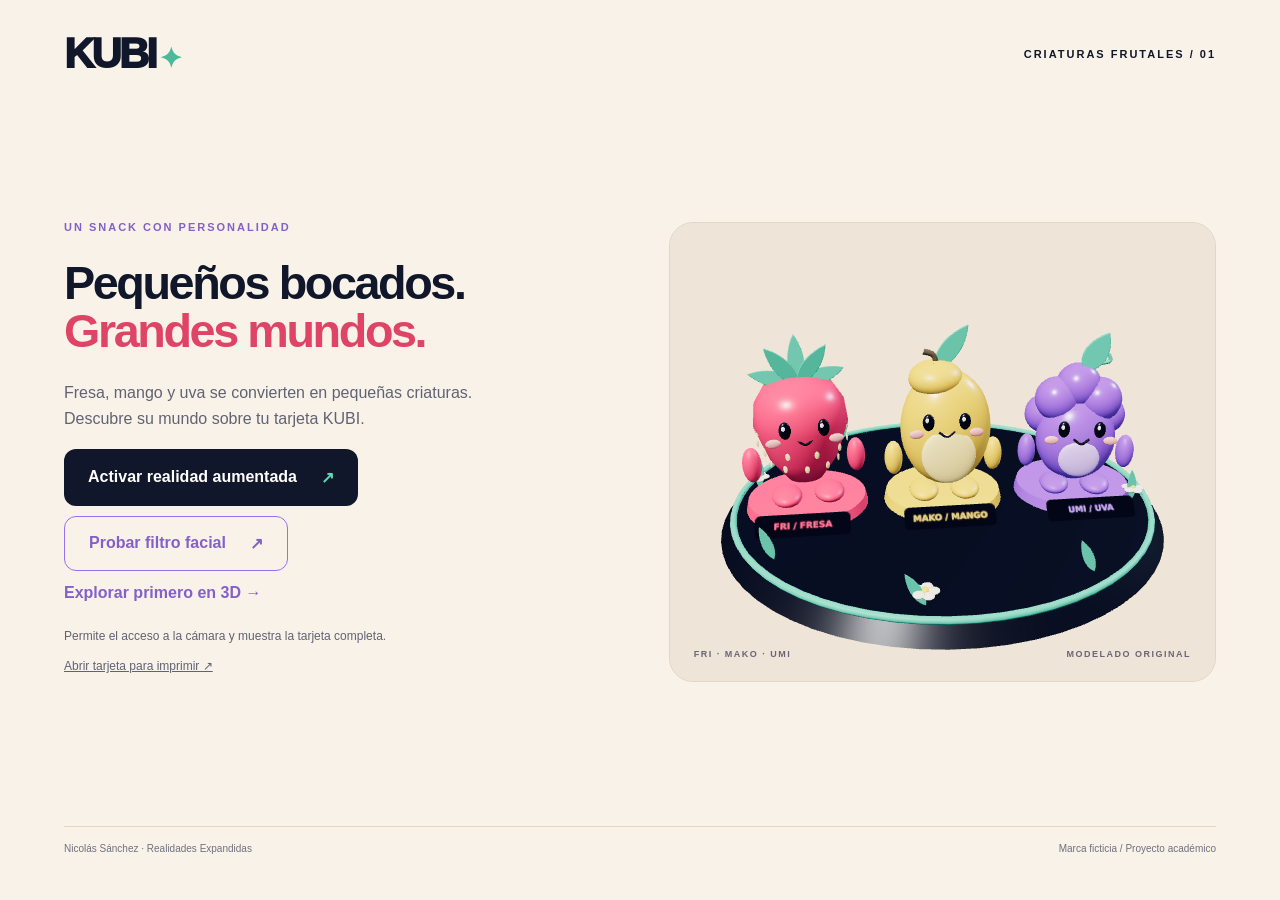
<file: KUBI_Avance_Corte2/index.html>
<!doctype html>
<html lang="es"><head><meta charset="utf-8"><meta name="viewport" content="width=device-width,initial-scale=1"><title>KUBI · Criaturas frutales</title><link rel="icon" href="data:,"><link rel="stylesheet" href="css/app.css"><link rel="stylesheet" href="css/refinements.css"><link rel="stylesheet" href="css/final.css">
<script type="importmap">{"imports":{"three":"./js/three.compat.js","three/addons/":"./js/addons/","mindar-image-three":"./js/mindar/mindar-image-three.prod.js"}}</script>
</head><body>
<main id="welcome"><header><a class="logo" href="./">KUBI<span class="leaf-mark">✦</span></a><span class="edition">CRIATURAS FRUTALES / 01</span></header>
<div class="welcome-grid"><section class="intro"><span class="eyebrow">UN SNACK CON PERSONALIDAD</span><h1>Pequeños bocados.<br><em>Grandes mundos.</em></h1><p>Fresa, mango y uva se convierten en pequeñas criaturas. Descubre su mundo sobre tu tarjeta KUBI.</p><button id="start" class="primary">Activar realidad aumentada <span>↗</span></button><button id="start-face" class="secondary">Probar filtro facial <span>↗</span></button><button id="preview" class="text-button">Explorar primero en 3D →</button><p class="hint">Permite el acceso a la cámara y muestra la tarjeta completa.</p><a class="card-link" href="Tarjeta_KUBI_Imprimir.pdf" target="_blank">Abrir tarjeta para imprimir ↗</a><p id="error" role="alert"></p></section>
<section class="hero"><div id="hero-canvas"></div><div class="hero-caption"><span>FRI · MAKO · UMI</span><span>MODELADO ORIGINAL</span></div></section></div><footer><span>Nicolás Sánchez · Realidades Expandidas</span><span>Marca ficticia / Proyecto académico</span></footer></main>
<section id="experience" hidden><div id="ar-container"></div><div id="preview-container"></div><header class="topbar"><span class="logo">KUBI<span class="leaf-mark">✦</span></span><div><button id="sound" class="small" aria-pressed="false">Sonido: activo</button><button id="exit" class="small">Salir</button></div></header><div id="reaction" role="status" hidden></div><div id="status" role="status">Buscando tarjeta…</div><div id="scan-hint"><span class="scan-brackets"></span><p>Coloca la tarjeta KUBI completa frente a la cámara.</p></div><div class="bottom-bar"><p id="mode-label">Tarjeta detectada · explora KUBI</p><nav id="info-buttons" aria-label="Información del producto"><button data-dialog="product">01 <span>Producto</span></button><button data-dialog="flavors">02 <span>Sabores</span></button><button data-dialog="experience">03 <span>Experiencia</span></button></nav><div class="extras"><button id="rotate">Girar escena ↻</button><button id="face">Probar filtro facial ↗</button></div></div></section>
<dialog id="info-dialog"><button id="close-dialog" aria-label="Cerrar diálogo">×</button><div id="dialog-content"></div></dialog>
<script type="module" src="js/main.js"></script>
</body></html>
</file>
<file: KUBI_Avance_Corte2/css/app.css>
@font-face{font-family:Kubi;src:local('Arial')}*{box-sizing:border-box}body{margin:0;background:#f8f2e8;color:#11172a;font-family:Kubi,Arial,sans-serif}button,a{-webkit-tap-highlight-color:transparent}button{font:inherit;cursor:pointer}button:disabled{opacity:.5;cursor:wait}button:focus-visible,a:focus-visible{outline:3px solid #9670ef;outline-offset:4px}[hidden]{display:none!important}#welcome{padding:30px 5vw;min-height:100svh;display:flex;flex-direction:column}header,footer{display:flex;align-items:center;justify-content:space-between}.logo{font-weight:950;letter-spacing:-3px;font-size:42px;color:#11172a;text-decoration:none}.leaf-mark{color:#4bb99a;font-size:28px;margin-left:4px}.edition,.eyebrow{font-size:11px;font-weight:800;letter-spacing:2px}.welcome-grid{flex:1;display:grid;grid-template-columns:1fr 1.1fr;align-items:center;gap:30px;margin:25px 0}.intro{max-width:570px}.eyebrow{color:#8460c7}h1{font-size:clamp(36px,4.4vw,68px);line-height:1.04;letter-spacing:-3px;margin:24px 0}h1 em{font-style:normal;color:#df4365}.intro>p{font-size:16px;line-height:1.65;max-width:420px;color:#616273}.primary{background:#11172a;color:white;border:0;border-radius:12px;padding:19px 24px;font-weight:700;margin:10px 0;display:flex;gap:24px;align-items:center}.primary span{color:#62d8b5}.text-button{display:block;background:none;border:0;padding:13px 0;color:#8460c7;font-weight:700}.intro .hint{font-size:12px;max-width:360px;margin-bottom:10px}.card-link{color:#616273;font-size:12px}.hero{position:relative;min-width:0;background:#eee4d7;border-radius:24px;overflow:hidden;height:460px;border:1px solid #e4d6c6}.hero canvas{display:block}.hero-caption{position:absolute;bottom:22px;left:24px;right:24px;display:flex;justify-content:space-between;font-size:9px;letter-spacing:1.5px;font-weight:700;color:#6c6573;pointer-events:none}footer{font-size:10px;color:#70707f;gap:20px;padding:16px 0;border-top:1px solid #e1d7c9}#error{color:#bd254d;font-size:13px}#experience{position:fixed;inset:0;background:#11172a}#ar-container,#preview-container{position:absolute;inset:0;overflow:hidden}#preview-container{background:#f8f2e8}#ar-container canvas{position:absolute;inset:0}#ar-container video{position:absolute}#experience .topbar{position:absolute;z-index:10;left:24px;right:24px;top:18px;background:#f8f2e8ed;padding:10px 20px;border-radius:14px}.topbar .logo{font-size:32px}.small{font-size:11px;padding:10px 12px;background:transparent;border:1px solid #c8beae;border-radius:8px;margin-left:8px}.bottom-bar{position:absolute;z-index:10;bottom:22px;left:50%;transform:translateX(-50%);width:min(580px,92vw);text-align:center;background:#11172aec;color:#fff;border-radius:20px;padding:16px 18px;box-shadow:0 8px 30px #0003}.bottom-bar p{font-size:11px;margin:0 0 12px;color:#bcd4c9}nav{display:grid;grid-template-columns:repeat(3,1fr);gap:10px}nav button{border:1px solid #ffffff26;background:#242a3d;border-radius:12px;padding:14px 8px;color:#c6aaf9;font-size:10px}nav button span{display:block;font-size:14px;color:#fff;font-weight:700;margin-top:5px}nav button:nth-child(1){border-bottom:3px solid #ff5277}nav button:nth-child(2){border-bottom:3px solid #ffca55}nav button:nth-child(3){border-bottom:3px solid #9670ef}.extras{display:flex;justify-content:center;gap:25px;margin-top:14px}.extras button{background:none;border:0;color:#c5c8d2;font-size:11px}#status{position:absolute;top:100px;left:24px;background:#11172ad9;border:1px solid #ffffff30;border-radius:30px;padding:9px 15px;color:white;font-size:11px;z-index:10}#scan-hint{position:absolute;inset:0;display:flex;align-items:center;justify-content:center;flex-direction:column;color:#fff;pointer-events:none;background:#11172a1a;z-index:5}#scan-hint p{font-size:12px;text-shadow:0 2px 5px #000}.scan-brackets{width:290px;height:176px;border:2px dashed #5de6bd;border-radius:16px}dialog{width:min(530px,92vw);border:0;border-radius:24px;padding:35px;background:#f8f2e8;color:#11172a;max-height:85svh;box-shadow:0 30px 100px #0005}dialog::backdrop{background:#0b1024a8;backdrop-filter:blur(5px)}#close-dialog{position:absolute;top:14px;right:17px;border:0;background:none;font-size:26px;color:#676778}dialog .eyebrow{font-size:10px}dialog h2{font-size:32px;letter-spacing:-1px;margin:18px 0}dialog p{font-size:14px;line-height:1.7;color:#676575}.flavor{padding:15px 0;border-top:1px solid #e1d7c9}.flavor strong{display:block}.flavor span{font-size:12px;color:#6d6676;display:block;margin-top:6px}.pill{font-size:10px;background:#e9dfd1;border-radius:20px;padding:7px 11px;display:inline-block}.face-choice{display:flex;gap:10px;margin:18px 0}.face-choice button{border:1px solid #ddd0c1;background:#fff;border-radius:12px;padding:12px}#face-canvas-wrap{height:290px;position:relative;overflow:hidden;background:#10172a;border-radius:14px}#face-canvas-wrap canvas,#face-canvas-wrap video{position:absolute}#face-message{font-size:11px}body.face-open #experience{visibility:hidden}@media(max-width:780px){#welcome{padding:22px 6vw}.edition{font-size:8px;letter-spacing:1px}.welcome-grid{grid-template-columns:1fr;gap:20px}.hero{height:320px}.intro>p{font-size:14px}h1{letter-spacing:-1.7px}.logo{font-size:36px}footer{font-size:8px}.topbar{left:12px!important;right:12px!important}.small{font-size:9px;padding:9px 7px}.bottom-bar{bottom:12px}#status{top:96px;font-size:10px}}
</file>
<file: KUBI_Avance_Corte2/css/refinements.css>
h1{font-size:clamp(36px,3.65vw,56px);letter-spacing:-2.4px}
.bottom-bar{max-width:580px}
@media(min-width:1100px){.welcome-grid{grid-template-columns:1.05fr 1fr}}
@media(max-width:780px){h1{font-size:38px;letter-spacing:-1.5px}}
</file>
<file: KUBI_Avance_Corte2/css/final.css>
/* Se conserva la identidad existente. Accesos y seguimiento del corte final. */
.secondary{display:flex;align-items:center;gap:24px;background:transparent;border:1px solid #9670ef;color:#8460c7;border-radius:12px;font-weight:700;padding:17px 24px;margin:4px 0 0}
.secondary:disabled{opacity:.5}.primary,.secondary{min-height:54px}.primary:hover,.secondary:hover{opacity:.88}
#ar-container{isolation:isolate}#ar-container video{z-index:0}#ar-container canvas{z-index:1}#preview-container canvas{display:block}
#reaction{position:absolute;top:145px;left:24px;z-index:12;color:#11172a;background:#f8f2e8f2;border-radius:14px;padding:12px 18px;box-shadow:0 5px 24px #0002;border-left:4px solid #ff5277;font-size:13px;font-weight:700;max-width:calc(100vw - 48px)}
#reaction[data-flavor="1"]{border-left-color:#ffca55}#reaction[data-flavor="2"]{border-left-color:#9670ef}
#face-canvas-wrap{isolation:isolate;background:#eee4d7;height:min(45svh,340px);min-height:210px;position:relative;overflow:hidden}
#face-canvas-wrap video{z-index:0;display:block}#face-canvas-wrap canvas{z-index:1;display:block;background:transparent}
#face-loading{position:absolute;inset:0;display:grid;place-items:center;z-index:4;background:#eee4d7;color:#616273;font-size:13px}
#face-result{position:absolute;left:12px;right:12px;bottom:12px;z-index:3;padding:10px 14px;border-radius:12px;background:#11172ae8;color:#fff;font-size:12px;font-weight:700;text-align:center;pointer-events:none}
.face-dialog{width:min(530px,94vw);padding:27px;max-height:94svh}.face-dialog h2{margin:12px 0 18px}.face-choice{margin:13px 0;gap:8px}.face-choice button{flex:1;padding:10px 8px;font-size:12px}.face-choice button[aria-pressed="true"]{border:2px solid #9670ef;background:#eee5fc;padding:9px 7px}.face-dialog #face-message{font-size:12px;line-height:1.5;margin:8px 0}.face-dialog .face-help{font-size:10px;line-height:1.4;margin:8px 0 0}
#face-retry{background:#11172a;color:white;border:0;border-radius:10px;padding:12px 16px;margin-top:14px}
@media(max-width:780px){#welcome{padding-top:18px}.welcome-grid{margin-top:18px}.primary,.secondary{padding:16px 19px;width:100%;justify-content:space-between}.face-dialog{padding:22px}.face-dialog h2{font-size:28px}#face-canvas-wrap{height:36svh}.bottom-bar{padding:12px}.bottom-bar nav button{padding:11px 6px}.extras{gap:18px}.extras button{min-height:30px}#reaction{top:140px}}
@media(prefers-reduced-motion:reduce){button{transition:none}}
</file>
